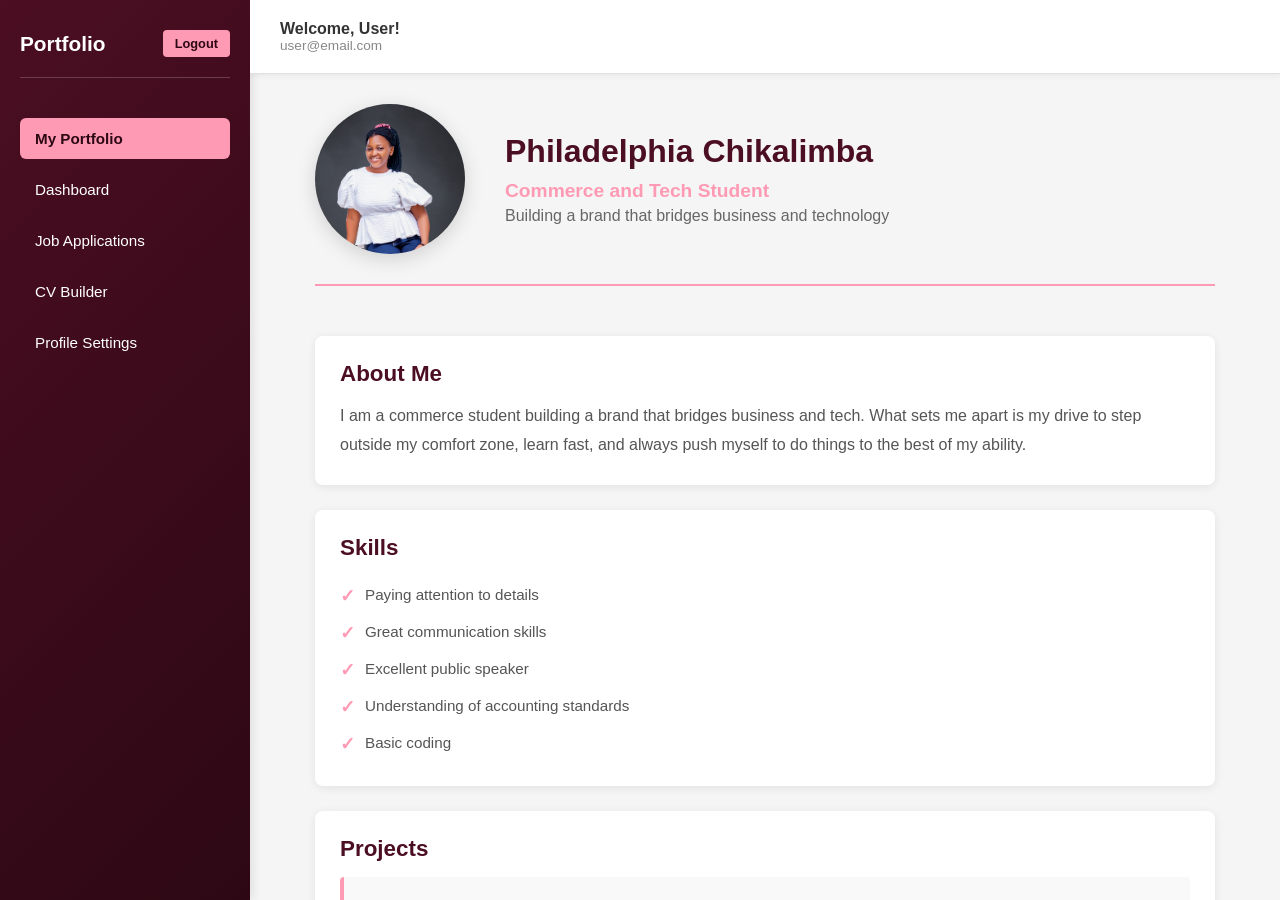
<file: index.html>
<!DOCTYPE html>
<html lang="en">
<head>
  <meta charset="UTF-8">
  <meta name="viewport" content="width=device-width, initial-scale=1.0">
  <title>Dashboard - Portfolio</title>
  <link rel="stylesheet" href="dashboard-style.css">
</head>
<body>
  <div class="dashboard-container">
    <!-- Sidebar Navigation -->
    <aside class="sidebar">
      <div class="sidebar-header">
        <h2>Portfolio</h2>
        <button id="logoutBtn" class="btn-logout">Logout</button>
      </div>
      <nav class="sidebar-nav">
        <ul>
          <li><a href="#" class="nav-link active" data-section="portfolio">My Portfolio</a></li>
          <li><a href="#" class="nav-link" data-section="overview">Dashboard</a></li>
          <li><a href="#" class="nav-link" data-section="jobs">Job Applications</a></li>
          <li><a href="#" class="nav-link" data-section="cv-builder">CV Builder</a></li>
          <li><a href="#" class="nav-link" data-section="profile">Profile Settings</a></li>
        </ul>
      </nav>
    </aside>

    <!-- Main Content -->
    <main class="main-content">
      <!-- Header -->
      <header class="dashboard-header">
        <div class="user-info">
          <p id="userName">Welcome, User!</p>
          <small id="userEmail">user@email.com</small>
        </div>
      </header>

      <!-- Portfolio Section -->
      <section id="portfolio" class="section-content active">
        <div class="portfolio-container">
          <!-- Portfolio Header -->
          <div class="portfolio-header">
            <img src="photo.jpg" alt="Philadelphia Chikalimba" class="portfolio-photo">
            <div class="portfolio-intro">
              <h1>Philadelphia Chikalimba</h1>
              <p class="portfolio-title">Commerce and Tech Student</p>
              <p class="portfolio-subtitle">Building a brand that bridges business and technology</p>
            </div>
          </div>

          <!-- About Section -->
          <div class="portfolio-section">
            <h2>About Me</h2>
            <p class="bio-text">
              I am a commerce student building a brand that bridges business and tech. What sets me apart is my drive to step outside my comfort zone, learn fast, and always push myself to do things to the best of my ability.
            </p>
          </div>

          <!-- Skills Section -->
          <div class="portfolio-section">
            <h2>Skills</h2>
            <ul class="skills-list">
              <li>Paying attention to details</li>
              <li>Great communication skills</li>
              <li>Excellent public speaker</li>
              <li>Understanding of accounting standards</li>
              <li>Basic coding</li>
            </ul>
          </div>

          <!-- Projects Section -->
          <div class="portfolio-section">
            <h2>Projects</h2>
            <div class="project-card">
              <h3>Realtime Inventory and Sales Tracker</h3>
              <p>This web app uses HTML/CSS to display a product catalog and sales dashboard, while a Python backend processes inventory updates and a Java service calculates live revenue trends and low-stock alerts. The user receives instant visual warnings and restock recommendations, helping small business owners make data-driven purchasing decisions to avoid lost sales.</p>
              <p class="project-tags"><strong>Skills used:</strong> HTML, CSS, JavaScript, Python</p>
            </div>
          </div>

          <!-- Contact Section -->
          <div class="portfolio-section">
            <h2>Contact</h2>
            <p>Feel free to reach out.</p>
            <ul class="contact-list">
              <li><a href="mailto:phil.chikalimba@gmail.com">📧 phil.chikalimba@gmail.com</a></li>
              <li><a href="https://www.instagram.com/philadelphiachikalimba?igsh=0Ghucnkxb2ZpOHd5" target="_blank" rel="noopener noreferrer">📱 Instagram</a></li>
              <li><a href="https://github.com/philly619" target="_blank" rel="noopener noreferrer">💻 GitHub</a></li>
            </ul>
          </div>
        </div>
      </section>

      <!-- Dashboard Overview Section -->
      <section id="overview" class="section-content">
        <h1>Dashboard Overview</h1>
        <div class="stats-grid">
          <div class="stat-card">
            <h3>Applied Jobs</h3>
            <p class="stat-number" id="appliedCount">0</p>
          </div>
          <div class="stat-card">
            <h3>Interested Jobs</h3>
            <p class="stat-number" id="interestedCount">0</p>
          </div>
          <div class="stat-card">
            <h3>CV Versions</h3>
            <p class="stat-number" id="cvCount">0</p>
          </div>
        </div>
      </section>

      <!-- Job Applications Section -->
      <section id="jobs" class="section-content">
        <h1>Job Applications Tracker</h1>
        
        <div class="jobs-controls">
          <button id="addJobBtn" class="btn-primary">+ Add Job</button>
          <div class="filter-tabs">
            <button class="filter-btn active" data-filter="all">All</button>
            <button class="filter-btn" data-filter="applied">Applied</button>
            <button class="filter-btn" data-filter="interested">Interested</button>
          </div>
        </div>

        <!-- Add Job Modal -->
        <div id="jobModal" class="modal">
          <div class="modal-content">
            <span class="close">&times;</span>
            <h2>Add Job Application</h2>
            <form id="jobForm">
              <div class="form-group">
                <label for="jobTitle">Job Title</label>
                <input type="text" id="jobTitle" name="jobTitle" required>
              </div>

              <div class="form-group">
                <label for="company">Company Name</label>
                <input type="text" id="company" name="company" required>
              </div>

              <div class="form-group">
                <label for="jobLocation">Location</label>
                <input type="text" id="jobLocation" name="jobLocation">
              </div>

              <div class="form-group">
                <label for="jobStatus">Status</label>
                <select id="jobStatus" name="jobStatus" required>
                  <option value="applied">Applied</option>
                  <option value="interested">Interested</option>
                </select>
              </div>

              <div class="form-group">
                <label for="applicationDate">Application Date</label>
                <input type="date" id="applicationDate" name="applicationDate">
              </div>

              <div class="form-group">
                <label for="jobDescription">Job Description</label>
                <textarea id="jobDescription" name="jobDescription" rows="4"></textarea>
              </div>

              <button type="submit" class="btn-primary">Save Job</button>
            </form>
          </div>
        </div>

        <!-- Jobs List -->
        <div id="jobsList" class="jobs-list">
          <p class="no-data">No jobs added yet. Click "Add Job" to get started.</p>
        </div>
      </section>

      <!-- CV Builder Section -->
      <section id="cv-builder" class="section-content">
        <h1>CV Builder</h1>
        
        <div class="cv-builder-container">
          <!-- CV Form -->
          <div class="cv-form">
            <h2>Build Your CV</h2>
            <form id="cvForm">
              <!-- Personal Information -->
              <fieldset>
                <legend>Personal Information</legend>
                <div class="form-group">
                  <label for="cvFullName">Full Name</label>
                  <input type="text" id="cvFullName" name="cvFullName" required>
                </div>

                <div class="form-group">
                  <label for="cvEmail">Email</label>
                  <input type="email" id="cvEmail" name="cvEmail" required>
                </div>

                <div class="form-group">
                  <label for="cvPhone">Phone Number</label>
                  <input type="tel" id="cvPhone" name="cvPhone">
                </div>

                <div class="form-group">
                  <label for="cvLocation">Location</label>
                  <input type="text" id="cvLocation" name="cvLocation">
                </div>
              </fieldset>

              <!-- Professional Summary -->
              <fieldset>
                <legend>Professional Summary</legend>
                <div class="form-group">
                  <label for="cvSummary">Summary</label>
                  <textarea id="cvSummary" name="cvSummary" rows="4" placeholder="Brief summary of your professional background"></textarea>
                </div>
              </fieldset>

              <!-- Experience -->
              <fieldset>
                <legend>Work Experience</legend>
                <div id="experienceContainer"></div>
                <button type="button" id="addExperienceBtn" class="btn-secondary">+ Add Experience</button>
              </fieldset>

              <!-- Education -->
              <fieldset>
                <legend>Education</legend>
                <div id="educationContainer"></div>
                <button type="button" id="addEducationBtn" class="btn-secondary">+ Add Education</button>
              </fieldset>

              <!-- Skills -->
              <fieldset>
                <legend>Skills</legend>
                <div id="skillsContainer"></div>
                <button type="button" id="addSkillBtn" class="btn-secondary">+ Add Skill</button>
              </fieldset>

              <div class="cv-actions">
                <button type="submit" class="btn-primary">Save CV</button>
                <button type="button" id="previewCvBtn" class="btn-secondary">Preview CV</button>
              </div>
            </form>
          </div>

          <!-- CV Preview -->
          <div class="cv-preview">
            <h2>CV Preview</h2>
            <div id="cvPreviewContent" class="preview-content">
              <p>Fill in the form to see your CV preview</p>
            </div>
            <button id="downloadCvBtn" class="btn-primary">Download PDF</button>
          </div>
        </div>
      </section>

      <!-- Profile Settings Section -->
      <section id="profile" class="section-content">
        <h1>Profile Settings</h1>
        
        <form id="profileForm">
          <fieldset>
            <legend>Account Information</legend>
            <div class="form-group">
              <label for="profileFullName">Full Name</label>
              <input type="text" id="profileFullName" name="profileFullName" required>
            </div>

            <div class="form-group">
              <label for="profileEmail">Email</label>
              <input type="email" id="profileEmail" name="profileEmail" required disabled>
            </div>

            <div class="form-group">
              <label for="profileBio">Bio</label>
              <textarea id="profileBio" name="profileBio" rows="4"></textarea>
            </div>
          </fieldset>

          <fieldset>
            <legend>Change Password</legend>
            <div class="form-group">
              <label for="currentPassword">Current Password</label>
              <input type="password" id="currentPassword" name="currentPassword">
            </div>

            <div class="form-group">
              <label for="newPassword">New Password</label>
              <input type="password" id="newPassword" name="newPassword">
            </div>

            <div class="form-group">
              <label for="confirmNewPassword">Confirm New Password</label>
              <input type="password" id="confirmNewPassword" name="confirmNewPassword">
            </div>
          </fieldset>

          <button type="submit" class="btn-primary">Save Changes</button>
        </form>
      </section>
    </main>
  </div>

  <!-- Success Modal -->
  <div id="successModal" class="modal">
    <div class="modal-content">
      <p id="successMessage"></p>
      <button class="btn-primary" onclick="closeSuccessModal()">Close</button>
    </div>
  </div>

  <script src="auth.js"></script>
  <script src="dashboard.js"></script>
</body>
</html>
</file>
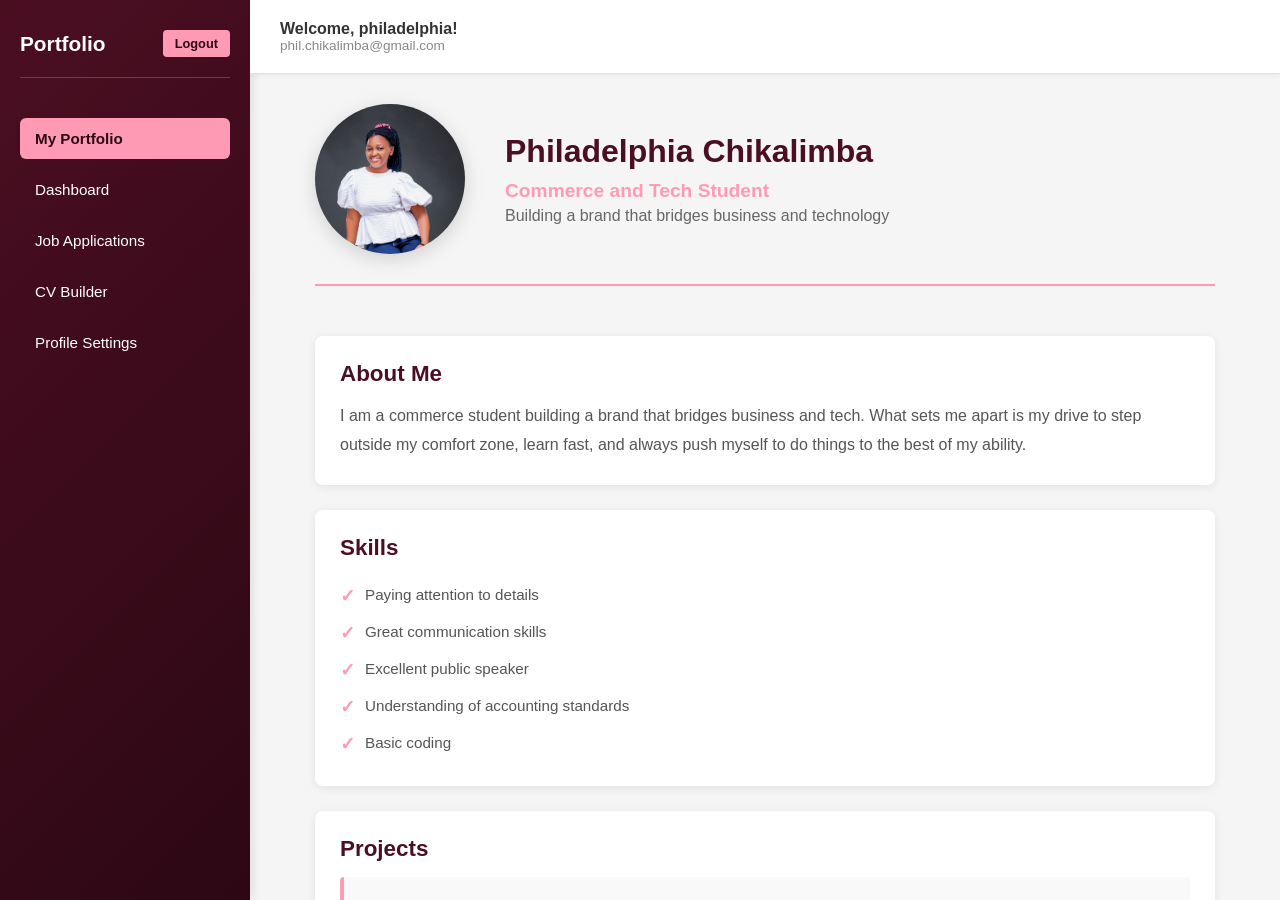
<file: dashboard.html>
<!DOCTYPE html>
<html lang="en">
<head>
  <meta charset="UTF-8">
  <meta name="viewport" content="width=device-width, initial-scale=1.0">
  <title>Dashboard - Portfolio</title>
  <link rel="stylesheet" href="dashboard-style.css">
</head>
<body>
  <div class="dashboard-container">
    <!-- Sidebar Navigation -->
    <aside class="sidebar">
      <div class="sidebar-header">
        <h2>Portfolio</h2>
        <button id="logoutBtn" class="btn-logout">Logout</button>
      </div>
      <nav class="sidebar-nav">
        <ul>
          <li><a href="#" class="nav-link active" data-section="portfolio">My Portfolio</a></li>
          <li><a href="#" class="nav-link" data-section="overview">Dashboard</a></li>
          <li><a href="#" class="nav-link" data-section="jobs">Job Applications</a></li>
          <li><a href="#" class="nav-link" data-section="cv-builder">CV Builder</a></li>
          <li><a href="#" class="nav-link" data-section="profile">Profile Settings</a></li>
        </ul>
      </nav>
    </aside>

    <!-- Main Content -->
    <main class="main-content">
      <!-- Header -->
      <header class="dashboard-header">
        <div class="user-info">
          <p id="userName">Welcome, philadelphia!</p>
          <small id="userEmail">phil.chikalimba@gmail.com</small>
        </div>
      </header>

      <!-- Portfolio Section -->
      <section id="portfolio" class="section-content active">
        <div class="portfolio-container">
          <!-- Portfolio Header -->
          <div class="portfolio-header">
            <img src="photo.jpg" alt="Philadelphia Chikalimba" class="portfolio-photo">
            <div class="portfolio-intro">
              <h1>Philadelphia Chikalimba</h1>
              <p class="portfolio-title">Commerce and Tech Student</p>
              <p class="portfolio-subtitle">Building a brand that bridges business and technology</p>
            </div>
          </div>

          <!-- About Section -->
          <div class="portfolio-section">
            <h2>About Me</h2>
            <p class="bio-text">
              I am a commerce student building a brand that bridges business and tech. What sets me apart is my drive to step outside my comfort zone, learn fast, and always push myself to do things to the best of my ability.
            </p>
          </div>

          <!-- Skills Section -->
          <div class="portfolio-section">
            <h2>Skills</h2>
            <ul class="skills-list">
              <li>Paying attention to details</li>
              <li>Great communication skills</li>
              <li>Excellent public speaker</li>
              <li>Understanding of accounting standards</li>
              <li>Basic coding</li>
            </ul>
          </div>

          <!-- Projects Section -->
          <div class="portfolio-section">
            <h2>Projects</h2>
            <div class="project-card">
              <h3>Realtime Inventory and Sales Tracker</h3>
              <p>This web app uses HTML/CSS to display a product catalog and sales dashboard, while a Python backend processes inventory updates and a Java service calculates live revenue trends and low-stock alerts. The user receives instant visual warnings and restock recommendations, helping small business owners make data-driven purchasing decisions to avoid lost sales.</p>
              <p class="project-tags"><strong>Skills used:</strong> HTML, CSS, JavaScript, Python</p>
            </div>
          </div>

          <!-- Contact Section -->
          <div class="portfolio-section">
            <h2>Contact</h2>
            <p>Feel free to reach out.</p>
            <ul class="contact-list">
              <li><a href="mailto:phil.chikalimba@gmail.com">📧 phil.chikalimba@gmail.com</a></li>
              <li><a href="https://www.instagram.com/philadelphiachikalimba?igsh=0Ghucnkxb2ZpOHd5" target="_blank" rel="noopener noreferrer">📱 Instagram</a></li>
              <li><a href="https://github.com/philly619" target="_blank" rel="noopener noreferrer">💻 GitHub</a></li>
            </ul>
          </div>
        </div>
      </section>

      <!-- Dashboard Overview Section -->
      <section id="overview" class="section-content">
        <h1>Dashboard Overview</h1>
        <div class="stats-grid">
          <div class="stat-card">
            <h3>Applied Jobs</h3>
            <p class="stat-number" id="appliedCount">0</p>
          </div>
          <div class="stat-card">
            <h3>Interested Jobs</h3>
            <p class="stat-number" id="interestedCount">0</p>
          </div>
          <div class="stat-card">
            <h3>CV Versions</h3>
            <p class="stat-number" id="cvCount">0</p>
          </div>
        </div>
      </section>

      <!-- Job Applications Section -->
      <section id="jobs" class="section-content">
        <h1>Job Applications Tracker</h1>
        
        <div class="jobs-controls">
          <button id="addJobBtn" class="btn-primary">+ Add Job</button>
          <div class="filter-tabs">
            <button class="filter-btn active" data-filter="all">All</button>
            <button class="filter-btn" data-filter="applied">Applied</button>
            <button class="filter-btn" data-filter="interested">Interested</button>
          </div>
        </div>

        <!-- Add Job Modal -->
        <div id="jobModal" class="modal">
          <div class="modal-content">
            <span class="close">&times;</span>
            <h2>Add Job Application</h2>
            <form id="jobForm">
              <div class="form-group">
                <label for="jobTitle">Job Title</label>
                <input type="text" id="jobTitle" name="jobTitle" required>
              </div>

              <div class="form-group">
                <label for="company">Company Name</label>
                <input type="text" id="company" name="company" required>
              </div>

              <div class="form-group">
                <label for="jobLocation">Location</label>
                <input type="text" id="jobLocation" name="jobLocation">
              </div>

              <div class="form-group">
                <label for="jobStatus">Status</label>
                <select id="jobStatus" name="jobStatus" required>
                  <option value="applied">Applied</option>
                  <option value="interested">Interested</option>
                </select>
              </div>

              <div class="form-group">
                <label for="applicationDate">Application Date</label>
                <input type="date" id="applicationDate" name="applicationDate">
              </div>

              <div class="form-group">
                <label for="jobDescription">Job Description</label>
                <textarea id="jobDescription" name="jobDescription" rows="4"></textarea>
              </div>

              <button type="submit" class="btn-primary">Save Job</button>
            </form>
          </div>
        </div>

        <!-- Jobs List -->
        <div id="jobsList" class="jobs-list">
          <p class="no-data">No jobs added yet. Click "Add Job" to get started.</p>
        </div>
      </section>

      <!-- CV Builder Section -->
      <section id="cv-builder" class="section-content">
        <h1>CV Builder</h1>
        
        <div class="cv-builder-container">
          <!-- CV Form -->
          <div class="cv-form">
            <h2>Build Your CV</h2>
            <form id="cvForm">
              <!-- Personal Information -->
              <fieldset>
                <legend>Personal Information</legend>
                <div class="form-group">
                  <label for="cvFullName">Full Name</label>
                  <input type="text" id="cvFullName" name="cvFullName" required>
                </div>

                <div class="form-group">
                  <label for="cvEmail">Email</label>
                  <input type="email" id="cvEmail" name="cvEmail" required>
                </div>

                <div class="form-group">
                  <label for="cvPhone">Phone Number</label>
                  <input type="tel" id="cvPhone" name="cvPhone">
                </div>

                <div class="form-group">
                  <label for="cvLocation">Location</label>
                  <input type="text" id="cvLocation" name="cvLocation">
                </div>
              </fieldset>

              <!-- Professional Summary -->
              <fieldset>
                <legend>Professional Summary</legend>
                <div class="form-group">
                  <label for="cvSummary">Summary</label>
                  <textarea id="cvSummary" name="cvSummary" rows="4" placeholder="Brief summary of your professional background"></textarea>
                </div>
              </fieldset>

              <!-- Experience -->
              <fieldset>
                <legend>Work Experience</legend>
                <div id="experienceContainer"></div>
                <button type="button" id="addExperienceBtn" class="btn-secondary">+ Add Experience</button>
              </fieldset>

              <!-- Education -->
              <fieldset>
                <legend>Education</legend>
                <div id="educationContainer"></div>
                <button type="button" id="addEducationBtn" class="btn-secondary">+ Add Education</button>
              </fieldset>

              <!-- Skills -->
              <fieldset>
                <legend>Skills</legend>
                <div id="skillsContainer"></div>
                <button type="button" id="addSkillBtn" class="btn-secondary">+ Add Skill</button>
              </fieldset>

              <div class="cv-actions">
                <button type="submit" class="btn-primary">Save CV</button>
                <button type="button" id="previewCvBtn" class="btn-secondary">Preview CV</button>
              </div>
            </form>
          </div>

          <!-- CV Preview -->
          <div class="cv-preview">
            <h2>CV Preview</h2>
            <div id="cvPreviewContent" class="preview-content">
              <p>Fill in the form to see your CV preview</p>
            </div>
            <button id="downloadCvBtn" class="btn-primary">Download PDF</button>
          </div>
        </div>
      </section>

      <!-- Profile Settings Section -->
      <section id="profile" class="section-content">
        <h1>Profile Settings</h1>
        
        <form id="profileForm">
          <fieldset>
            <legend>Account Information</legend>
            <div class="form-group">
              <label for="profileFullName">Full Name</label>
              <input type="text" id="profileFullName" name="profileFullName" required>
            </div>

            <div class="form-group">
              <label for="profileEmail">Email</label>
              <input type="email" id="profileEmail" name="profileEmail" required disabled>
            </div>

            <div class="form-group">
              <label for="profileBio">Bio</label>
              <textarea id="profileBio" name="profileBio" rows="4"></textarea>
            </div>
          </fieldset>

          <fieldset>
            <legend>Change Password</legend>
            <div class="form-group">
              <label for="currentPassword">Current Password</label>
              <input type="password" id="currentPassword" name="currentPassword">
            </div>

            <div class="form-group">
              <label for="newPassword">New Password</label>
              <input type="password" id="newPassword" name="newPassword">
            </div>

            <div class="form-group">
              <label for="confirmNewPassword">Confirm New Password</label>
              <input type="password" id="confirmNewPassword" name="confirmNewPassword">
            </div>
          </fieldset>

          <button type="submit" class="btn-primary">Save Changes</button>
        </form>
      </section>
    </main>
  </div>

  <!-- Success Modal -->
  <div id="successModal" class="modal">
    <div class="modal-content">
      <p id="successMessage"></p>
      <button class="btn-primary" onclick="closeSuccessModal()">Close</button>
    </div>
  </div>

  <script src="auth.js"></script>
  <script src="dashboard.js"></script>
</body>
</html>
</file>
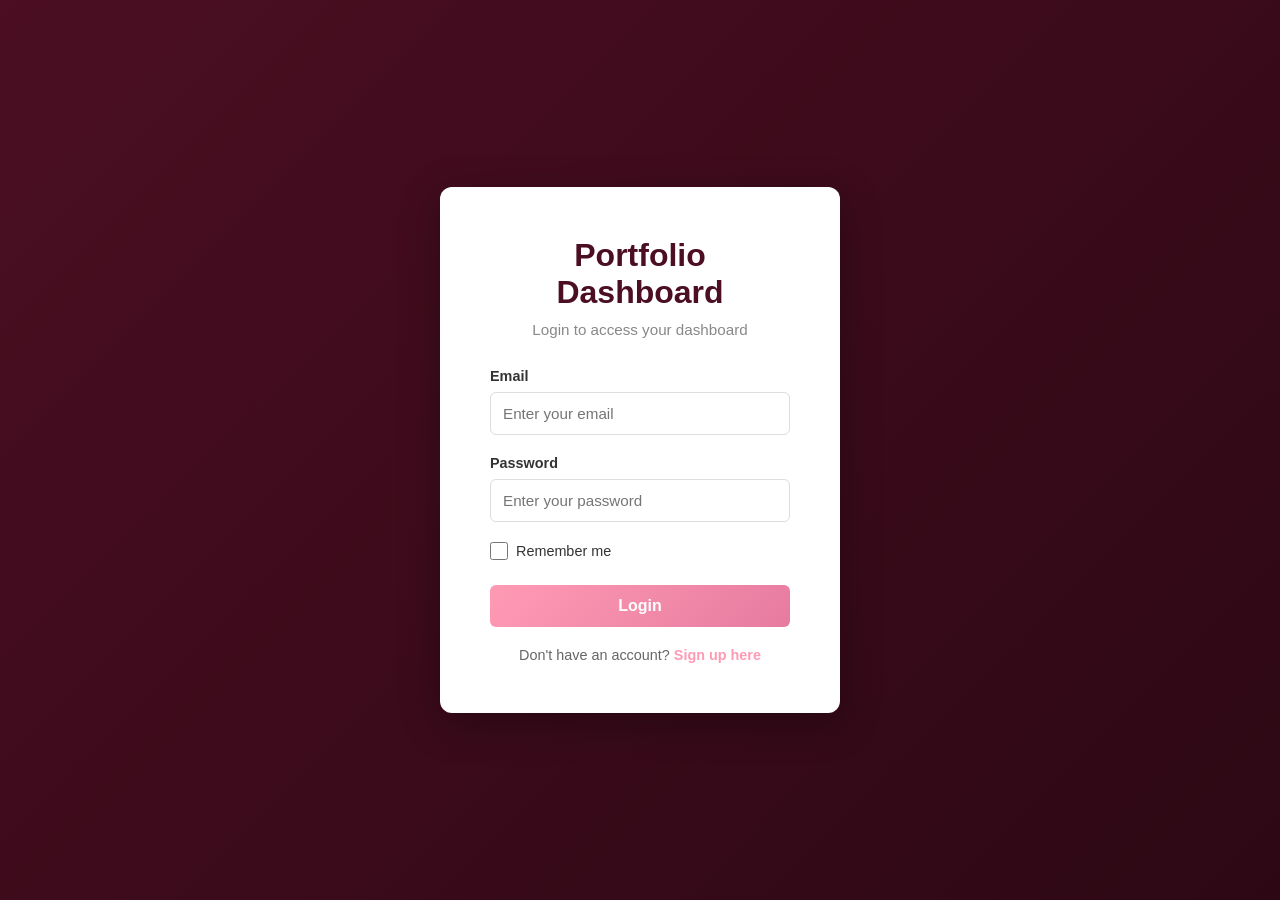
<file: login.html>
<!DOCTYPE html>
<html lang="en">
<head>
  <meta charset="UTF-8">
  <meta name="viewport" content="width=device-width, initial-scale=1.0">
  <title>Login - Portfolio Dashboard</title>
  <link rel="stylesheet" href="login-style.css">
</head>
<body>
  <div class="login-container">
    <div class="login-box">
      <h1>Portfolio Dashboard</h1>
      <p class="subtitle">Login to access your dashboard</p>
      
      <form id="loginForm">
        <div class="form-group">
          <label for="email">Email</label>
          <input 
            type="email" 
            id="email" 
            name="email" 
            placeholder="Enter your email" 
            required
          >
        </div>

        <div class="form-group">
          <label for="password">Password</label>
          <input 
            type="password" 
            id="password" 
            name="password" 
            placeholder="Enter your password" 
            required
          >
        </div>

        <div class="form-group checkbox">
          <input type="checkbox" id="remember" name="remember">
          <label for="remember">Remember me</label>
        </div>

        <button type="submit" class="btn-login">Login</button>
      </form>

      <div class="signup-link">
        <p>Don't have an account? <a href="signup.html">Sign up here</a></p>
      </div>

      <div id="errorMessage" class="error-message"></div>
    </div>
  </div>

  <script src="auth.js"></script>
</body>
</html>
</file>
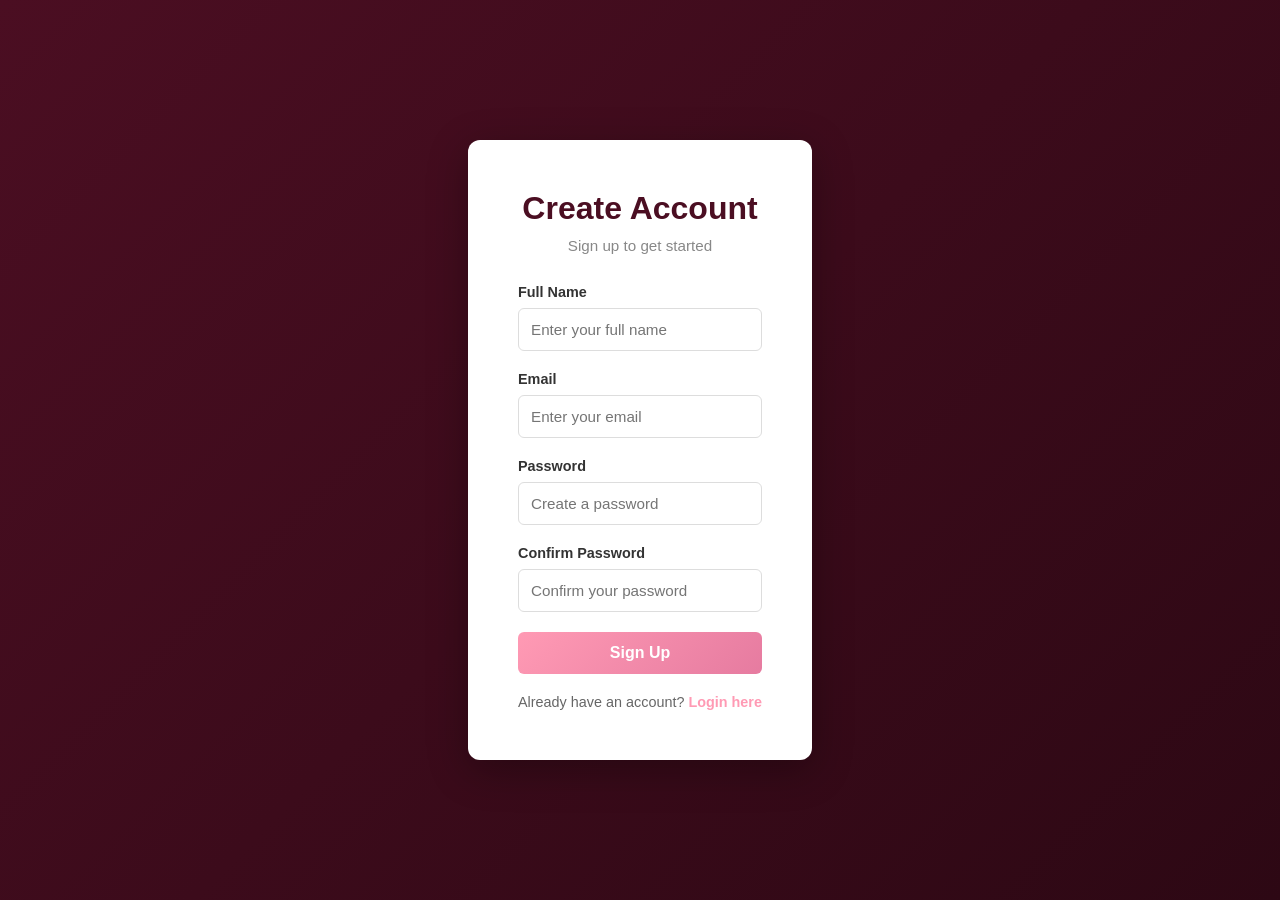
<file: signup.html>
<!DOCTYPE html>
<html lang="en">
<head>
  <meta charset="UTF-8">
  <meta name="viewport" content="width=device-width, initial-scale=1.0">
  <title>Sign Up - Portfolio Dashboard</title>
  <link rel="stylesheet" href="login-style.css">
</head>
<body>
  <div class="login-container">
    <div class="login-box">
      <h1>Create Account</h1>
      <p class="subtitle">Sign up to get started</p>
      
      <form id="signupForm">
        <div class="form-group">
          <label for="fullname">Full Name</label>
          <input 
            type="text" 
            id="fullname" 
            name="fullname" 
            placeholder="Enter your full name" 
            required
          >
        </div>

        <div class="form-group">
          <label for="email">Email</label>
          <input 
            type="email" 
            id="email" 
            name="email" 
            placeholder="Enter your email" 
            required
          >
        </div>

        <div class="form-group">
          <label for="password">Password</label>
          <input 
            type="password" 
            id="password" 
            name="password" 
            placeholder="Create a password" 
            required
          >
        </div>

        <div class="form-group">
          <label for="confirmPassword">Confirm Password</label>
          <input 
            type="password" 
            id="confirmPassword" 
            name="confirmPassword" 
            placeholder="Confirm your password" 
            required
          >
        </div>

        <button type="submit" class="btn-login">Sign Up</button>
      </form>

      <div class="signup-link">
        <p>Already have an account? <a href="login.html">Login here</a></p>
      </div>

      <div id="errorMessage" class="error-message"></div>
    </div>
  </div>

  <script src="auth.js"></script>
</body>
</html>
</file>
<file: dashboard-style.css>
/* --- RESET & BASE --- */
* {
  margin: 0;
  padding: 0;
  box-sizing: border-box;
}

body {
  font-family: 'Segoe UI', Tahoma, Geneva, Verdana, sans-serif;
  background-color: #f5f5f5;
  color: #333;
}

/* --- DASHBOARD LAYOUT --- */
.dashboard-container {
  display: flex;
  height: 100vh;
}

/* --- SIDEBAR --- */
.sidebar {
  width: 250px;
  background: linear-gradient(135deg, #4B0E22 0%, #2d0814 100%);
  color: white;
  padding: 30px 20px;
  overflow-y: auto;
  box-shadow: 2px 0 10px rgba(0, 0, 0, 0.1);
}

.sidebar-header {
  display: flex;
  justify-content: space-between;
  align-items: center;
  margin-bottom: 40px;
  padding-bottom: 20px;
  border-bottom: 1px solid rgba(255, 255, 255, 0.2);
}

.sidebar-header h2 {
  font-size: 1.3rem;
  font-weight: 700;
}

.btn-logout {
  background: #FF9AB4;
  color: #2d0814;
  border: none;
  padding: 6px 12px;
  border-radius: 4px;
  font-size: 0.8rem;
  font-weight: 600;
  cursor: pointer;
  transition: background 0.3s ease;
}

.btn-logout:hover {
  background: #E67BA0;
}

.sidebar-nav ul {
  list-style: none;
}

.sidebar-nav ul li {
  margin-bottom: 10px;
}

.nav-link {
  display: block;
  color: white;
  text-decoration: none;
  padding: 12px 15px;
  border-radius: 6px;
  transition: background 0.3s ease;
  font-size: 0.95rem;
}

.nav-link:hover {
  background: rgba(255, 154, 180, 0.2);
}

.nav-link.active {
  background: #FF9AB4;
  color: #2d0814;
  font-weight: 600;
}

/* --- MAIN CONTENT --- */
.main-content {
  flex: 1;
  overflow-y: auto;
  padding: 0;
}

.dashboard-header {
  background: white;
  padding: 20px 30px;
  border-bottom: 1px solid #e0e0e0;
  box-shadow: 0 2px 5px rgba(0, 0, 0, 0.05);
  display: flex;
  justify-content: space-between;
  align-items: center;
}

.user-info {
  display: flex;
  flex-direction: column;
}

.user-info p {
  font-size: 1rem;
  font-weight: 600;
  color: #333;
}

.user-info small {
  font-size: 0.85rem;
  color: #888;
}

/* --- SECTIONS --- */
.section-content {
  padding: 30px;
  display: none;
}

.section-content.active {
  display: block;
  animation: fadeIn 0.3s ease;
}

@keyframes fadeIn {
  from {
    opacity: 0;
    transform: translateY(10px);
  }
  to {
    opacity: 1;
    transform: translateY(0);
  }
}

.section-content h1 {
  font-size: 1.8rem;
  color: #4B0E22;
  margin-bottom: 30px;
  font-weight: 700;
}

/* --- PORTFOLIO SECTION --- */
.portfolio-container {
  max-width: 900px;
  margin: 0 auto;
}

.portfolio-header {
  display: flex;
  align-items: center;
  gap: 40px;
  margin-bottom: 50px;
  padding-bottom: 30px;
  border-bottom: 2px solid #FF9AB4;
}

.portfolio-photo {
  width: 150px;
  height: 150px;
  border-radius: 50%;
  object-fit: cover;
  box-shadow: 0 5px 20px rgba(0, 0, 0, 0.15);
}

.portfolio-intro h1 {
  font-size: 2rem;
  color: #4B0E22;
  margin: 0 0 10px 0;
}

.portfolio-title {
  font-size: 1.2rem;
  color: #FF9AB4;
  font-weight: 600;
  margin: 0 0 5px 0;
}

.portfolio-subtitle {
  font-size: 1rem;
  color: #666;
  margin: 0;
}

.portfolio-section {
  background: white;
  padding: 25px;
  border-radius: 8px;
  margin-bottom: 25px;
  box-shadow: 0 2px 10px rgba(0, 0, 0, 0.08);
}

.portfolio-section h2 {
  font-size: 1.4rem;
  color: #4B0E22;
  margin-bottom: 15px;
  font-weight: 700;
}

.bio-text {
  font-size: 1rem;
  line-height: 1.8;
  color: #555;
}

.skills-list {
  list-style: none;
  padding: 0;
}

.skills-list li {
  padding: 10px 0;
  padding-left: 25px;
  position: relative;
  color: #555;
  font-size: 0.95rem;
}

.skills-list li:before {
  content: "✓";
  position: absolute;
  left: 0;
  color: #FF9AB4;
  font-weight: bold;
  font-size: 1.1rem;
}

.project-card {
  background: #f9f9f9;
  padding: 20px;
  border-left: 4px solid #FF9AB4;
  border-radius: 4px;
  margin-bottom: 15px;
}

.project-card h3 {
  color: #4B0E22;
  margin-bottom: 10px;
  font-size: 1.1rem;
}

.project-card p {
  color: #666;
  line-height: 1.6;
  margin-bottom: 10px;
  font-size: 0.95rem;
}

.project-tags {
  color: #888;
  font-size: 0.9rem;
  font-style: italic;
}

.contact-list {
  list-style: none;
  padding: 0;
}

.contact-list li {
  padding: 10px 0;
}

.contact-list a {
  color: #FF9AB4;
  text-decoration: none;
  font-weight: 600;
  transition: color 0.3s ease;
}

.contact-list a:hover {
  color: #E67BA0;
  text-decoration: underline;
}

/* --- STATS GRID --- */
.stats-grid {
  display: grid;
  grid-template-columns: repeat(auto-fit, minmax(250px, 1fr));
  gap: 20px;
  margin-bottom: 30px;
}

.stat-card {
  background: white;
  border-radius: 8px;
  padding: 25px;
  box-shadow: 0 2px 10px rgba(0, 0, 0, 0.08);
  transition: transform 0.3s ease, box-shadow 0.3s ease;
}

.stat-card:hover {
  transform: translateY(-5px);
  box-shadow: 0 5px 20px rgba(0, 0, 0, 0.12);
}

.stat-card h3 {
  color: #888;
  font-size: 0.9rem;
  font-weight: 600;
  margin-bottom: 10px;
  text-transform: uppercase;
  letter-spacing: 0.5px;
}

.stat-number {
  font-size: 2.5rem;
  color: #FF9AB4;
  font-weight: 700;
}

/* --- JOBS SECTION --- */
.jobs-controls {
  display: flex;
  justify-content: space-between;
  align-items: center;
  margin-bottom: 25px;
  gap: 20px;
}

.btn-primary {
  background: linear-gradient(135deg, #FF9AB4 0%, #E67BA0 100%);
  color: white;
  border: none;
  padding: 12px 24px;
  border-radius: 6px;
  font-size: 0.95rem;
  font-weight: 600;
  cursor: pointer;
  transition: transform 0.2s ease, box-shadow 0.2s ease;
}

.btn-primary:hover {
  transform: translateY(-2px);
  box-shadow: 0 5px 20px rgba(255, 154, 180, 0.4);
}

.btn-secondary {
  background: #e0e0e0;
  color: #333;
  border: none;
  padding: 10px 20px;
  border-radius: 6px;
  font-size: 0.9rem;
  font-weight: 600;
  cursor: pointer;
  transition: background 0.3s ease;
}

.btn-secondary:hover {
  background: #d0d0d0;
}

/* --- FILTER TABS --- */
.filter-tabs {
  display: flex;
  gap: 10px;
}

.filter-btn {
  background: white;
  color: #666;
  border: 1px solid #ddd;
  padding: 8px 16px;
  border-radius: 20px;
  cursor: pointer;
  font-size: 0.85rem;
  font-weight: 600;
  transition: all 0.3s ease;
}

.filter-btn:hover {
  border-color: #FF9AB4;
  color: #FF9AB4;
}

.filter-btn.active {
  background: #FF9AB4;
  color: white;
  border-color: #FF9AB4;
}

/* --- JOBS LIST --- */
.jobs-list {
  display: grid;
  gap: 15px;
}

.job-card {
  background: white;
  border-radius: 8px;
  padding: 20px;
  box-shadow: 0 2px 10px rgba(0, 0, 0, 0.08);
  border-left: 4px solid #FF9AB4;
  transition: transform 0.3s ease, box-shadow 0.3s ease;
}

.job-card:hover {
  transform: translateY(-3px);
  box-shadow: 0 5px 20px rgba(0, 0, 0, 0.12);
}

.job-card-header {
  display: flex;
  justify-content: space-between;
  align-items: start;
  margin-bottom: 10px;
}

.job-card h3 {
  font-size: 1.1rem;
  color: #4B0E22;
  margin: 0;
}

.job-card-meta {
  display: flex;
  gap: 15px;
  font-size: 0.85rem;
  color: #888;
  margin-bottom: 10px;
}

.job-status {
  display: inline-block;
  padding: 4px 12px;
  border-radius: 20px;
  font-size: 0.8rem;
  font-weight: 600;
}

.status-applied {
  background: #e3f2fd;
  color: #1976d2;
}

.status-interested {
  background: #f3e5f5;
  color: #7b1fa2;
}

.job-description {
  color: #666;
  line-height: 1.6;
  margin: 10px 0;
  font-size: 0.9rem;
}

.job-actions {
  display: flex;
  gap: 10px;
  margin-top: 15px;
}

.btn-edit,
.btn-delete {
  padding: 6px 12px;
  border: none;
  border-radius: 4px;
  font-size: 0.85rem;
  cursor: pointer;
  font-weight: 600;
  transition: all 0.3s ease;
}

.btn-edit {
  background: #e0e0e0;
  color: #333;
}

.btn-edit:hover {
  background: #d0d0d0;
}

.btn-delete {
  background: #ffebee;
  color: #c33;
}

.btn-delete:hover {
  background: #ffcdd2;
}

.no-data {
  text-align: center;
  color: #999;
  padding: 40px 20px;
  font-style: italic;
}

/* --- MODAL --- */
.modal {
  display: none;
  position: fixed;
  z-index: 1000;
  left: 0;
  top: 0;
  width: 100%;
  height: 100%;
  background-color: rgba(0, 0, 0, 0.5);
  animation: fadeIn 0.3s ease;
}

.modal.show {
  display: flex;
  align-items: center;
  justify-content: center;
}

.modal-content {
  background-color: white;
  padding: 30px;
  border-radius: 8px;
  box-shadow: 0 10px 40px rgba(0, 0, 0, 0.3);
  width: 90%;
  max-width: 500px;
  max-height: 90vh;
  overflow-y: auto;
  position: relative;
}

.close {
  position: absolute;
  right: 20px;
  top: 15px;
  font-size: 1.5rem;
  cursor: pointer;
  color: #888;
  transition: color 0.3s ease;
}

.close:hover {
  color: #333;
}

.modal-content h2 {
  color: #4B0E22;
  margin-bottom: 20px;
  font-size: 1.5rem;
}

/* --- FORM STYLES --- */
.form-group {
  margin-bottom: 15px;
}

.form-group label {
  display: block;
  margin-bottom: 5px;
  color: #333;
  font-weight: 600;
  font-size: 0.9rem;
}

.form-group input[type="text"],
.form-group input[type="email"],
.form-group input[type="tel"],
.form-group input[type="date"],
.form-group input[type="month"],
.form-group input[type="password"],
.form-group textarea,
.form-group select {
  width: 100%;
  padding: 10px;
  border: 1px solid #ddd;
  border-radius: 6px;
  font-size: 0.9rem;
  font-family: inherit;
  transition: border-color 0.3s ease;
}

.form-group input:focus,
.form-group textarea:focus,
.form-group select:focus {
  outline: none;
  border-color: #FF9AB4;
  box-shadow: 0 0 5px rgba(255, 154, 180, 0.3);
}

.form-group textarea {
  resize: vertical;
  min-height: 100px;
}

fieldset {
  border: 1px solid #e0e0e0;
  border-radius: 6px;
  padding: 20px;
  margin-bottom: 20px;
}

fieldset legend {
  font-size: 1.1rem;
  font-weight: 700;
  color: #4B0E22;
  padding: 0 10px;
  margin-left: -10px;
}

/* --- CV BUILDER --- */
.cv-builder-container {
  display: grid;
  grid-template-columns: 1fr 1fr;
  gap: 30px;
}

.cv-form {
  background: white;
  padding: 25px;
  border-radius: 8px;
  box-shadow: 0 2px 10px rgba(0, 0, 0, 0.08);
}

.cv-form h2 {
  color: #4B0E22;
  margin-bottom: 20px;
  font-size: 1.3rem;
}

.cv-preview {
  background: white;
  padding: 25px;
  border-radius: 8px;
  box-shadow: 0 2px 10px rgba(0, 0, 0, 0.08);
  height: fit-content;
}

.cv-preview h2 {
  color: #4B0E22;
  margin-bottom: 20px;
  font-size: 1.3rem;
}

.preview-content {
  background: #f9f9f9;
  border: 1px solid #e0e0e0;
  padding: 20px;
  border-radius: 6px;
  min-height: 400px;
  line-height: 1.6;
  margin-bottom: 15px;
}

.preview-content h3 {
  color: #4B0E22;
  margin-top: 15px;
  margin-bottom: 8px;
  font-size: 1rem;
}

.preview-content p {
  color: #666;
  margin-bottom: 8px;
  font-size: 0.9rem;
}

.cv-actions {
  display: flex;
  gap: 10px;
  margin-top: 20px;
}

.cv-actions button {
  flex: 1;
}

/* --- SUCCESS MESSAGE --- */
#successModal .modal-content {
  max-width: 300px;
  text-align: center;
}

#successMessage {
  color: #4B0E22;
  font-size: 1rem;
  margin-bottom: 20px;
}

/* --- MOBILE RESPONSIVE --- */
@media (max-width: 1024px) {
  .cv-builder-container {
    grid-template-columns: 1fr;
  }

  .cv-preview {
    height: auto;
  }

  .portfolio-header {
    flex-direction: column;
    text-align: center;
    gap: 20px;
  }

  .portfolio-intro h1 {
    font-size: 1.5rem;
  }
}

@media (max-width: 768px) {
  .dashboard-container {
    flex-direction: column;
  }

  .sidebar {
    width: 100%;
    padding: 20px;
    display: flex;
    justify-content: space-between;
    align-items: center;
  }

  .sidebar-nav ul {
    display: flex;
    gap: 10px;
    flex-wrap: wrap;
  }

  .sidebar-header {
    margin-bottom: 0;
    border-bottom: none;
    padding-bottom: 0;
  }

  .jobs-controls {
    flex-direction: column;
    align-items: flex-start;
  }

  .filter-tabs {
    width: 100%;
    flex-wrap: wrap;
  }

  .section-content {
    padding: 15px;
  }

  .section-content h1 {
    font-size: 1.3rem;
  }

  .stats-grid {
    grid-template-columns: 1fr;
  }

  .modal-content {
    width: 95%;
    max-width: 90vw;
  }

  .portfolio-header {
    flex-direction: column;
  }

  .portfolio-photo {
    width: 120px;
    height: 120px;
  }
}

@media (max-width: 480px) {
  .sidebar {
    flex-direction: column;
  }

  .sidebar-nav ul {
    flex-direction: column;
    width: 100%;
  }

  .nav-link {
    width: 100%;
  }

  .dashboard-header {
    padding: 15px;
  }

  .btn-primary {
    width: 100%;
  }

  .job-card-header {
    flex-direction: column;
  }

  .job-card-meta {
    flex-direction: column;
    gap: 5px;
  }

  .portfolio-header {
    gap: 15px;
  }

  .portfolio-photo {
    width: 100px;
    height: 100px;
  }

  .portfolio-intro h1 {
    font-size: 1.3rem;
  }
}
</file>
<file: login-style.css>
/* --- RESET & BASE --- */
* {
  margin: 0;
  padding: 0;
  box-sizing: border-box;
}

body {
  font-family: 'Segoe UI', Tahoma, Geneva, Verdana, sans-serif;
  background: linear-gradient(135deg, #4B0E22 0%, #2d0814 100%);
  min-height: 100vh;
  display: flex;
  justify-content: center;
  align-items: center;
  color: #333;
}

/* --- LOGIN CONTAINER --- */
.login-container {
  display: flex;
  justify-content: center;
  align-items: center;
  min-height: 100vh;
  padding: 20px;
}

.login-box {
  background: #FFFFFF;
  border-radius: 12px;
  box-shadow: 0 10px 40px rgba(0, 0, 0, 0.3);
  padding: 50px;
  width: 100%;
  max-width: 400px;
  animation: slideIn 0.5s ease-out;
}

@keyframes slideIn {
  from {
    opacity: 0;
    transform: translateY(-20px);
  }
  to {
    opacity: 1;
    transform: translateY(0);
  }
}

/* --- HEADINGS --- */
.login-box h1 {
  font-size: 2rem;
  color: #4B0E22;
  margin-bottom: 10px;
  text-align: center;
  font-weight: 700;
}

.subtitle {
  text-align: center;
  color: #888;
  margin-bottom: 30px;
  font-size: 0.95rem;
}

/* --- FORM GROUPS --- */
.form-group {
  margin-bottom: 20px;
}

.form-group label {
  display: block;
  margin-bottom: 8px;
  color: #333;
  font-weight: 600;
  font-size: 0.9rem;
}

.form-group input[type="text"],
.form-group input[type="email"],
.form-group input[type="password"] {
  width: 100%;
  padding: 12px;
  border: 1px solid #ddd;
  border-radius: 6px;
  font-size: 0.95rem;
  transition: border-color 0.3s ease, box-shadow 0.3s ease;
}

.form-group input[type="text"]:focus,
.form-group input[type="email"]:focus,
.form-group input[type="password"]:focus {
  outline: none;
  border-color: #FF9AB4;
  box-shadow: 0 0 5px rgba(255, 154, 180, 0.3);
}

/* --- CHECKBOX --- */
.form-group.checkbox {
  display: flex;
  align-items: center;
  margin-bottom: 25px;
}

.form-group.checkbox input[type="checkbox"] {
  width: 18px;
  height: 18px;
  margin-right: 8px;
  cursor: pointer;
}

.form-group.checkbox label {
  margin-bottom: 0;
  font-weight: 400;
  cursor: pointer;
}

/* --- BUTTONS --- */
.btn-login {
  width: 100%;
  padding: 12px;
  background: linear-gradient(135deg, #FF9AB4 0%, #E67BA0 100%);
  color: white;
  border: none;
  border-radius: 6px;
  font-size: 1rem;
  font-weight: 600;
  cursor: pointer;
  transition: transform 0.2s ease, box-shadow 0.2s ease;
}

.btn-login:hover {
  transform: translateY(-2px);
  box-shadow: 0 5px 20px rgba(255, 154, 180, 0.4);
}

.btn-login:active {
  transform: translateY(0);
}

/* --- SIGNUP LINK --- */
.signup-link {
  text-align: center;
  margin-top: 20px;
  font-size: 0.9rem;
  color: #666;
}

.signup-link a {
  color: #FF9AB4;
  text-decoration: none;
  font-weight: 600;
  transition: color 0.3s ease;
}

.signup-link a:hover {
  color: #E67BA0;
  text-decoration: underline;
}

/* --- ERROR MESSAGE --- */
.error-message {
  margin-top: 15px;
  padding: 12px;
  background-color: #fee;
  color: #c33;
  border-radius: 6px;
  font-size: 0.9rem;
  display: none;
  text-align: center;
}

.error-message.show {
  display: block;
  animation: shake 0.3s ease;
}

@keyframes shake {
  0%, 100% { transform: translateX(0); }
  25% { transform: translateX(-5px); }
  75% { transform: translateX(5px); }
}

/* --- MOBILE RESPONSIVE --- */
@media (max-width: 600px) {
  .login-box {
    padding: 30px 20px;
  }

  .login-box h1 {
    font-size: 1.6rem;
  }

  .form-group input[type="text"],
  .form-group input[type="email"],
  .form-group input[type="password"] {
    padding: 10px;
    font-size: 0.9rem;
  }

  .btn-login {
    padding: 10px;
    font-size: 0.9rem;
  }
}
</file>
